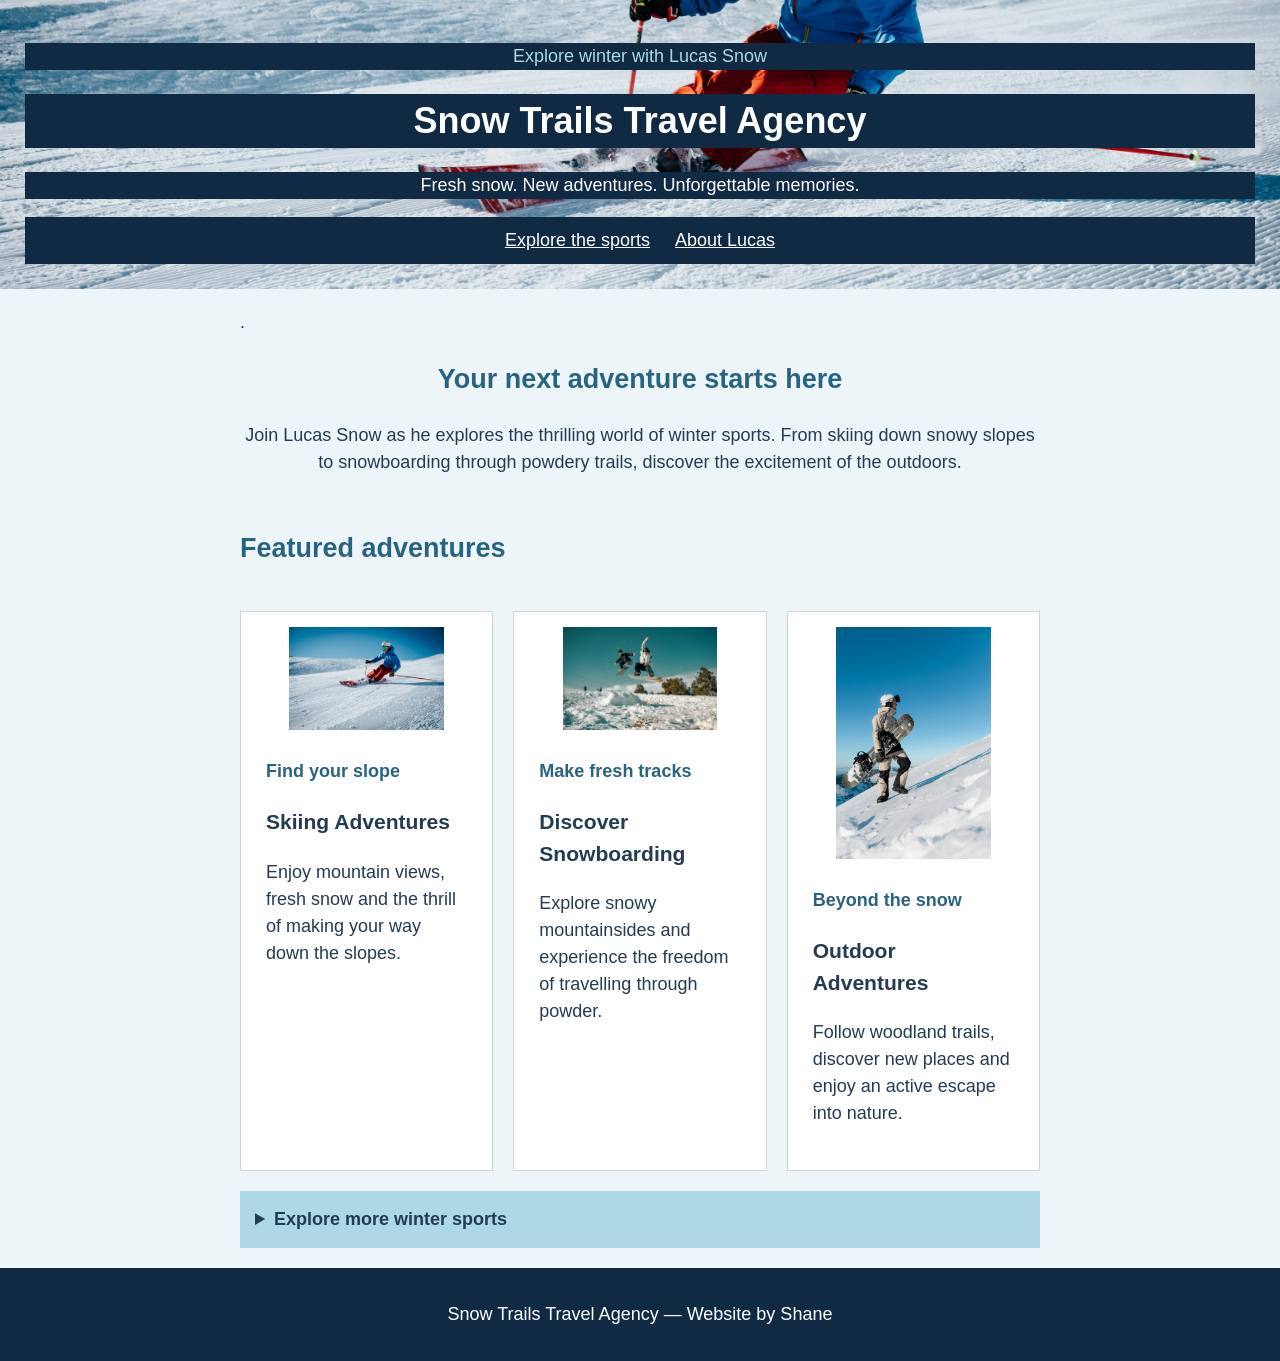
<file: index.html>
<!DOCTYPE html>
<html lang="en">
<head>
  <meta charset="UTF-8">
  <meta name="viewport" content="width=device-width, initial-scale=1.0">
  <title>Snow Trails Travel Agency</title>
  <link rel="stylesheet" href="style.css">
</head>

<body>
  <header>
    <p class="tagline">Explore winter with Lucas Snow</p>
    <h1>Snow Trails Travel Agency</h1>
    <p>Fresh snow. New adventures. Unforgettable memories.</p>

    <nav aria-label="Main navigation">
      <a href="#sports">Explore the sports</a>
      <a href="about.html">About Lucas</a>          <!-- Week 8 describing where link goes -->
    </nav>
  </header>

  <main>.                                            <!-- Week8 easy to read paragraphs -->
    <section id="intro">
      <h2>Your next adventure starts here</h2>
      <p>
        Join Lucas Snow as he explores the thrilling world of winter
        sports. From skiing down snowy slopes to snowboarding through
        powdery trails, discover the excitement of the outdoors.
      </p>
    </section>

    <section id="sports">
      <h2>Featured adventures</h2>

      <section class="sport-card">
        <img
          src="maarten-duineveld-pmfJcN7RGiw-unsplash.jpg"
          alt="Skier turning on a snowy slope">           <!-- Week 8 task- descriptive text -->

        <div class="card-content">
          <p class="category">Find your slope</p>
          <h3>Skiing Adventures</h3>
          <p>
            Enjoy mountain views, fresh snow and the thrill of
            making your way down the slopes.
          </p>
        </div>
      </section>

      <section class="sport-card">
        <img
          src="colin-lloyd-LOh-9PgdPZw-unsplash.jpg"
          alt="Snowboarder carrying a board up a snowy mountainside">

        <div class="card-content">
          <p class="category">Make fresh tracks</p>
          <h3>Discover Snowboarding</h3>
          <p>
            Explore snowy mountainsides and experience the freedom
            of travelling through powder.
          </p>
        </div>
      </section>

      <section class="sport-card">
        <img
          src="nathanael-desmeules-KYWrXoZjWsU-unsplash.jpg"
          alt="A group of runners on a woodland trail">

        <div class="card-content">
          <p class="category">Beyond the snow</p>
          <h3>Outdoor Adventures</h3>
          <p>
            Follow woodland trails, discover new places and
            enjoy an active escape into nature.
          </p>
        </div>
      </section>
    </section>

    <details>
      <summary>Explore more winter sports</summary>
      <p>
        Try ice climbing, snowshoeing and cross-country skiing.
        Each sport offers unique challenges and breathtaking scenery.
      </p>
    </details>
  </main>

  <footer>
    <p>Snow Trails Travel Agency — Website by Shane</p>
  </footer>
</body>
</html>
</file>
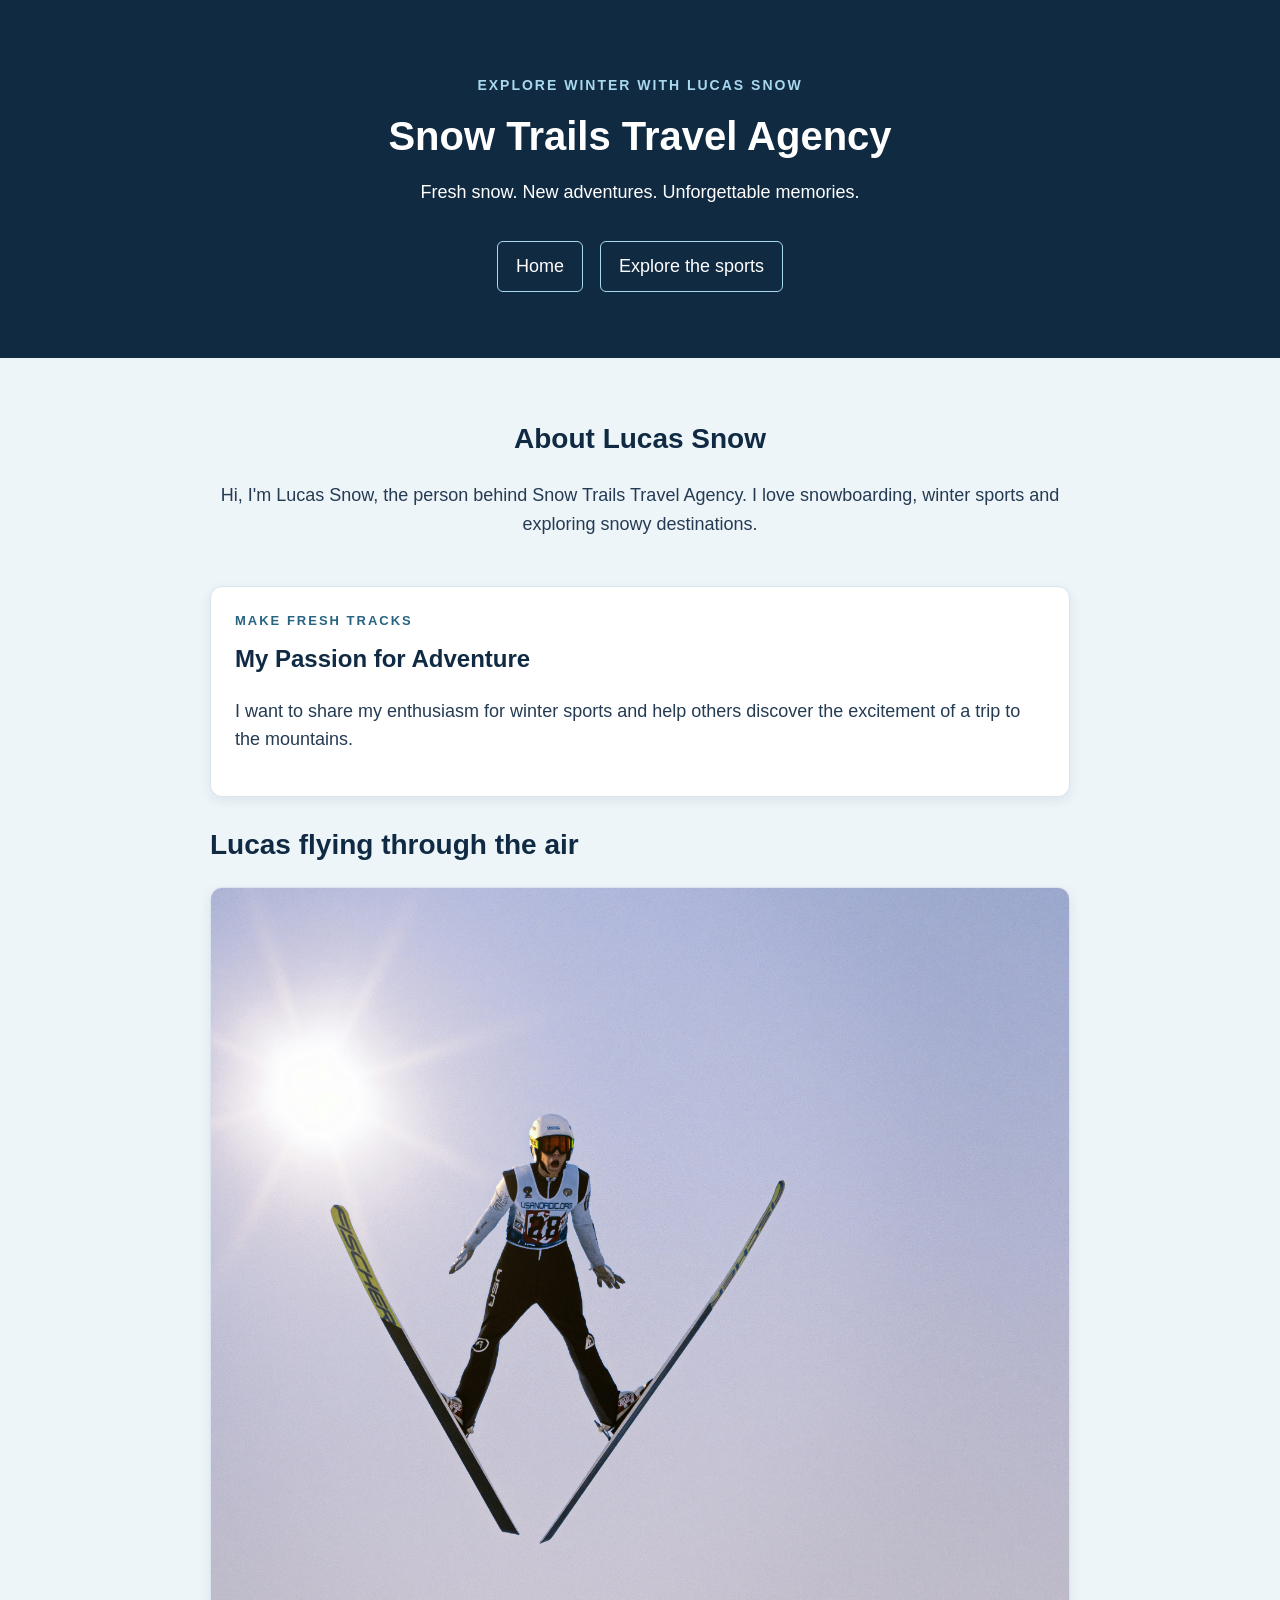
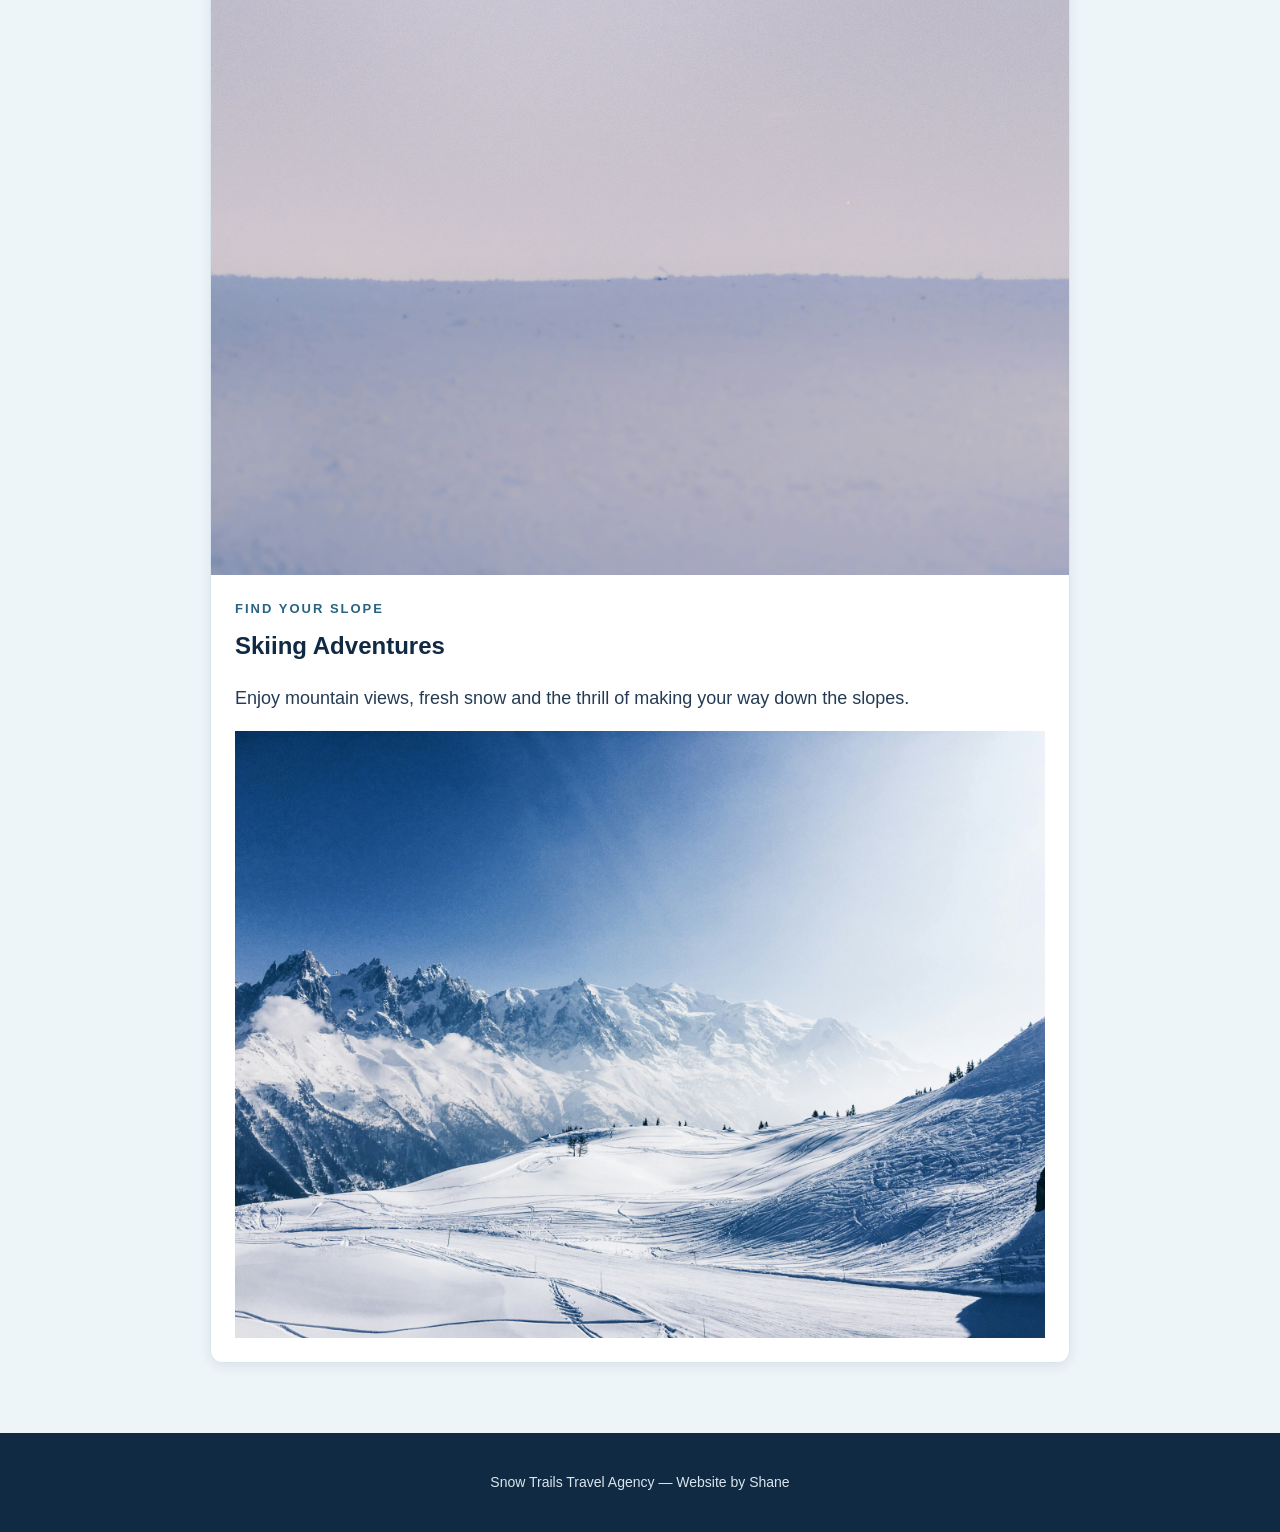
<file: about.html>
<!DOCTYPE html>
<html lang="en">
<head>
    <meta charset="UTF-8">
    <meta name="viewport" content="width=device-width, initial-scale=1.0">
    <title>About Lucas Snow</title>
      <link rel="stylesheet" href="about_style.css">
</head>
<body>
    <header>
        <p class="tagline">Explore winter with Lucas Snow</p>
        <h1>Snow Trails Travel Agency</h1>
        <p>Fresh snow. New adventures. Unforgettable memories.</p>

        <nav aria-label="Main navigation">
            <a href="index.html">Home</a>
            <a href="#sports">Explore the sports</a>
        </nav>      
    </header>
    
  <main>

<section id="intro">
    <h2>About Lucas Snow</h2>

    <p>
        Hi, I'm Lucas Snow, the person behind Snow Trails Travel Agency.
        I love snowboarding, winter sports and exploring snowy destinations.
    </p>
</section>
<section class="sport-card">


<div class="card-content">
          <p class="category">Make fresh tracks</p>
          <h3>My Passion for Adventure</h3>
          <p>
            I want to share my enthusiasm for winter sports and help others
discover the excitement of a trip to the mountains.
          </p>
        </div>
      </section>

   <section id="sports">
      <h2>Lucas flying through the air</h2>

      <section class="sport-card">
        <img
          src="todd-trapani-2Htt94mGzJo-unsplash.jpg"
          alt="Skier turning on a snowy slope">

        <div class="card-content">
          <p class="category">Find your slope</p>
          <h3>Skiing Adventures</h3>
          <p>
            Enjoy mountain views, fresh snow and the thrill of
            making your way down the slopes.
          </p>
          <img 
src="chris-biron-JVtcrWcbj1c-unsplash.jpg" alt="Lucas Snow skiing down a snowy slope">
        </div>
      </section>
    </section>
</main>
<footer>
    <p>Snow Trails Travel Agency — Website by Shane</p>
</footer>

</body>
</html>
</file>
<file: style.css>
/* Overall page */
body {
    margin: 0;
    font-family: Arial, sans-serif;
    font-size: 18px;
    background-color: #eef5f9;  /* Week 8 18px size + 1.5 line height + arial font */
    color: #243b53;
    line-height: 1.5;
}

/* Top of the page */
header {
    background-color: #102a43;
    color: white;
    text-align: center;
    padding: 25px;
    background-image: url("maarten-duineveld-pmfJcN7RGiw-unsplash.jpg");
    background-size: cover;
    background-position: center;
}
header h1,
header p,
header nav {
    background-color: #102a43;
}




.tagline {
    color: lightblue;
}

/* Navigation */
nav a {
    display: inline-block;
    color: white;
    margin: 10px;
    transition: color 0.3s;    /* week 11 Smoothly change the link colour over 0.3 seconds on hover. */
}


nav a:hover {
    color: lightblue; /* changes colour when you hover over it */
}

/* Main content */
main {
    max-width: 800px;
    margin: auto;
    padding: 20px;
}

#intro {
    text-align: center;
    margin-bottom: 30px;
}

h2 {
    color: #286482;
}


.sport-card {
    background-color: white;
    border: 1px solid lightgray;
    padding: 15px;
    margin-bottom: 20px;
    width: auto;
    height: auto;
}

.sport-card img {
    display: block;
    width: 70%;
    height: auto;
    margin: auto;
}

.card-content {
    padding: 10px;
}

.category {
    color: #286482;
    font-weight: bold;
}

/* Extra information */
details {
    background-color: lightblue;
    padding: 15px;
}

summary {
    font-weight: bold;
    cursor: pointer;
}

/* Bottom of the page */
footer {
    background-color: #102a43;
    color: white;
    text-align: center;
    padding: 15px;
}


#sports {      /* Week 11 Use Flexbox to arrange the adventure cards and let them wrap. */  
    display: flex;
    flex-wrap: wrap;
    gap: 20px;
}


#sports h2 {    /* Week 11 Give the Featured adventures heading its own row. */
    width: 100%;
}

        /* Week 11  mobile show one adventure card per row. */
#sports > .sport-card {
    box-sizing: border-box;
    width: 100%;
}

        /* Week 11 tablets show two cards per row. */
@media (min-width: 600px) {
    #sports > .sport-card {
        width: calc(50% - 10px);
    }
}

        /* Week 11 desktops show three cards per row. */
@media (min-width: 1025px) {
    #sports > .sport-card {
        width: calc((100% - 40px) / 3);
    }
}
</file>
<file: about_style.css>
* {
  box-sizing: border-box;
}

body {
  margin: 0;
  background-color: #eef5f9;
  color: #243b53;
  font-family: Arial, Helvetica, sans-serif;
  font-size: 18px;
  line-height: 1.6;
}


/* Introductory banner */
header {
  background-color: #102a42;
  color: white;
  text-align: center;
  padding: 60px 20px;
}

.tagline {
  color: #a8d8ee;
  text-transform: uppercase;
  font-size: 14px;
  font-weight: bold;
  letter-spacing: 2px;
}

h1 {
  font-size: 40px;
  line-height: 1.2;
  margin: 16px 0;
}

/* Navigation */
nav {
  margin-top: 28px;
}

nav a {
  display: inline-block;
  margin: 6px;
  padding: 10px 18px;
  border: 1px solid #a8d8ee;
  border-radius: 6px;
}

nav a:link,
nav a:visited {
  color: white;
  text-decoration: none;
}

nav a:hover,
nav a:focus-visible {
  background-color: #a8d8ee;
  color: #102a43;
}

nav a:active {
  background-color: white;
  color: #102a43;
}

/* Limit content width and centre it on the page. */
main {
  max-width: 900px;
  margin: 0 auto;
  padding: 40px 20px;
}

#intro {
  text-align: center;
  margin-bottom: 48px;
}

h2 {
  color: #102a43;
  font-size: 28px;
  line-height: 1.3;
}

h3 {
  color: #102a43;
  font-size: 24px;
  margin: 0 0 12px;
}

/* Reusable styling for every adventure */
.sport-card {
  background-color: white;
  margin-bottom: 30px;
  border: 1px solid #d9e5ed;
  border-radius: 12px;
  overflow: hidden;
  box-shadow: 0 4px 12px rgba(16, 42, 67, 0.08);
}

.sport-card img {
  display: block;
  width: 100%;
  height: auto;
}

.card-content {
  padding: 24px;
}

.category {
  color: #286482;
  text-transform: uppercase;
  font-size: 13px;
  font-weight: bold;
  letter-spacing: 2px;
  margin: 0 0 8px;
}

/* Expandable information */
details {
  background-color: #dceef6;
  padding: 20px;
  border-radius: 8px;
}

summary {
  color: #102a43;
  font-weight: bold;
  cursor: pointer;
}

/* Bottom of the page */
footer {
  background-color: #102a43;
  color: #d9e5ed;
  text-align: center;
  padding: 24px 20px;
  font-size: 14px;
}
</file>
